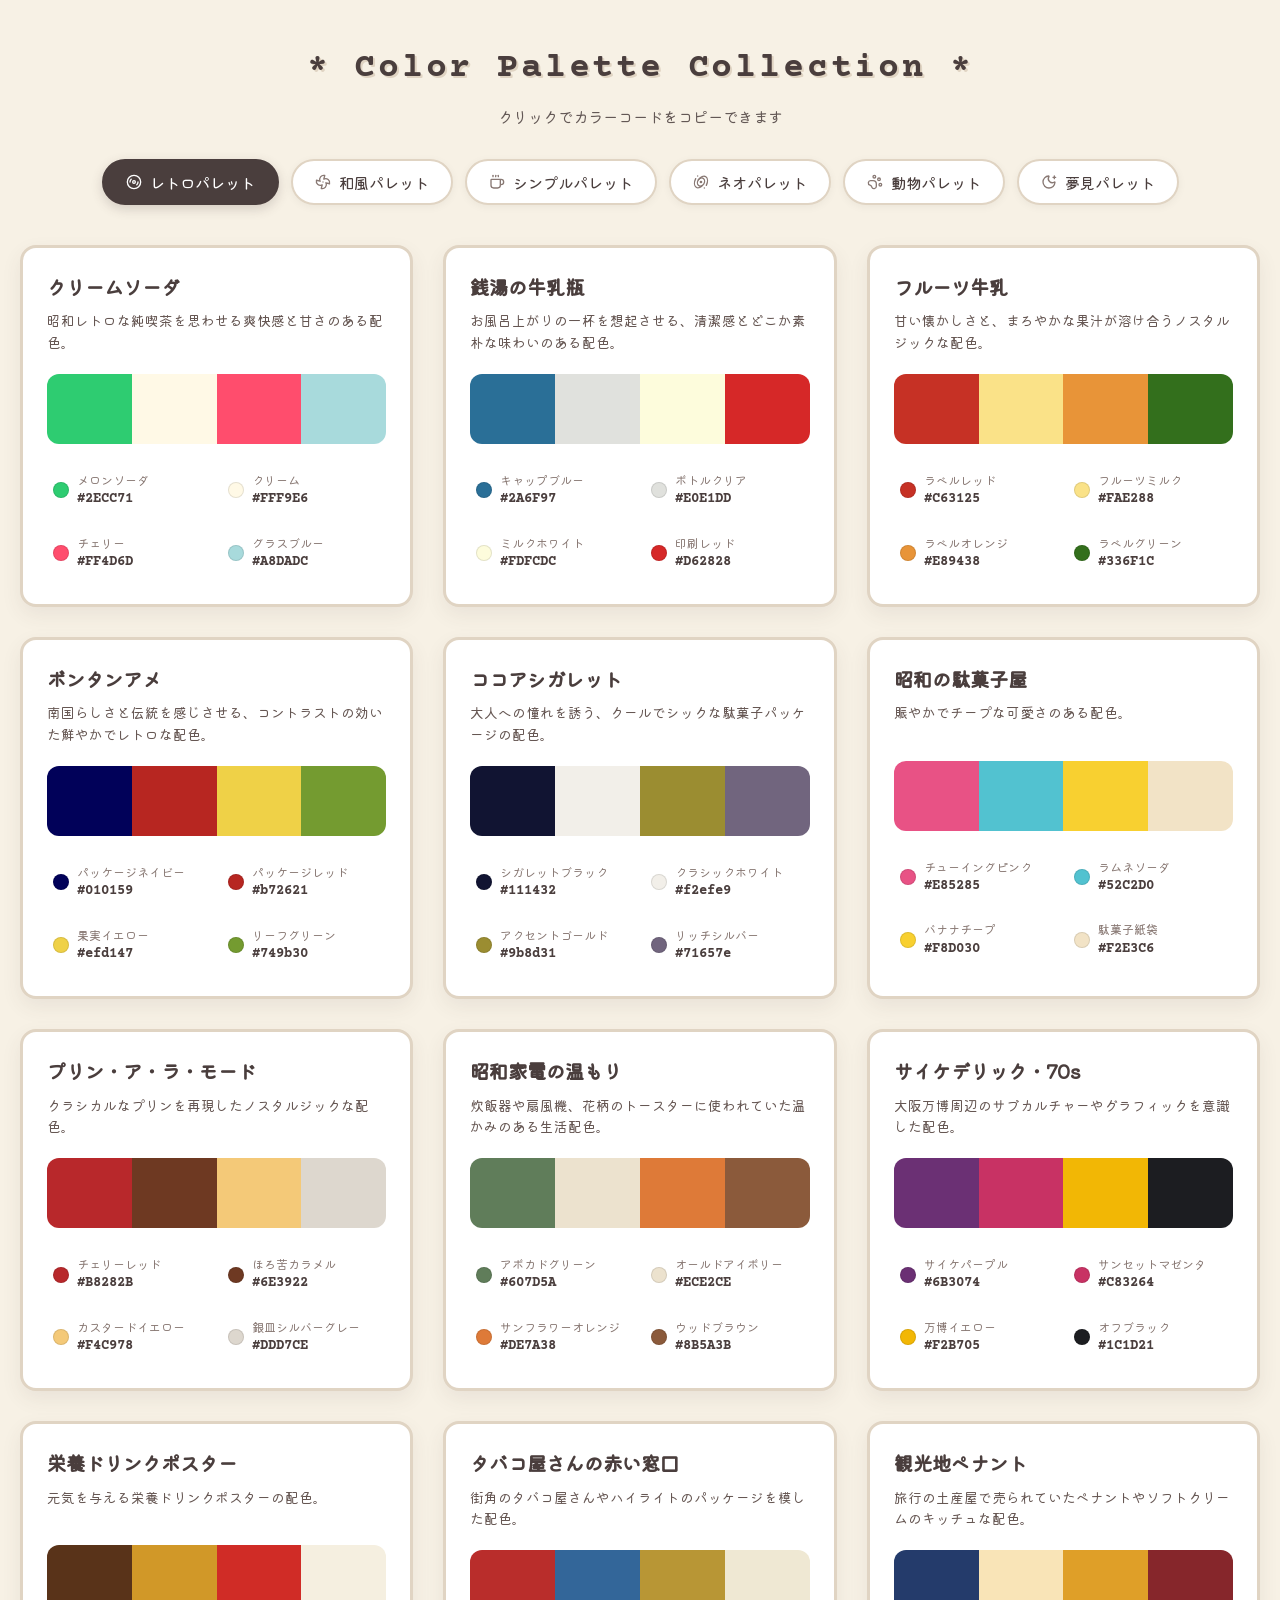
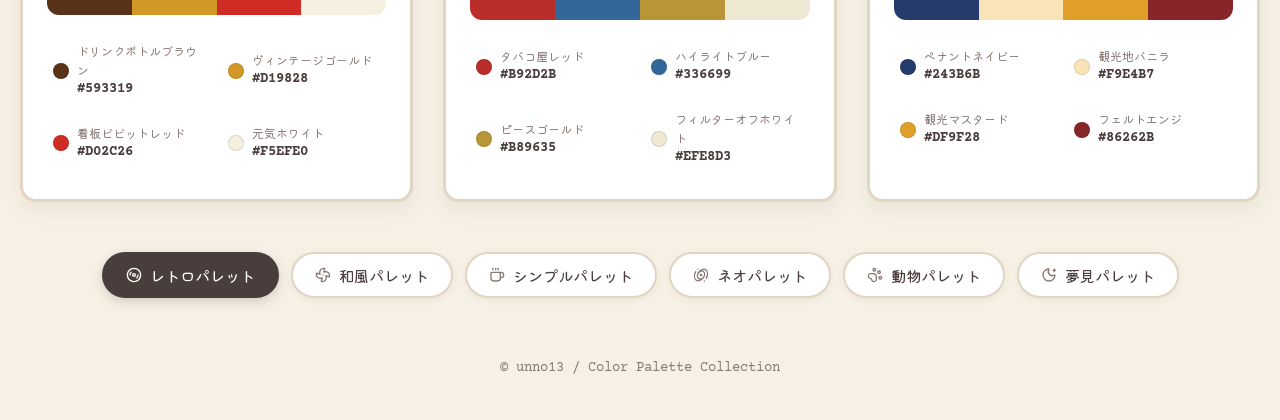
<file: index.html>
<!DOCTYPE html>
<html lang="ja">
<head>
  <meta charset="UTF-8">
  <meta name="viewport" content="width=device-width, initial-scale=1.0">
  <title>カラーパレットコレクション</title>

  <!-- ファビコン -->
  <link rel="icon" type="image/svg+xml" href="favicon.svg">

  <!-- Google Fonts -->
  <link rel="preconnect" href="https://fonts.googleapis.com">
  <link rel="preconnect" href="https://fonts.gstatic.com" crossorigin>
  <link rel="preload" as="style"
        href="https://fonts.googleapis.com/css2?family=Courier+Prime:wght@400;700&family=Kiwi+Maru:wght@400;500;700&display=swap"
        onload="this.onload=null;this.rel='stylesheet'">
  <noscript>
    <link rel="stylesheet" href="https://fonts.googleapis.com/css2?family=Courier+Prime:wght@400;700&family=Kiwi+Maru:wght@400;500;700&display=swap">
  </noscript>
 
  <!-- 表示に必要なデータを他のリソースと並行して早めに取得開始 -->
  <link rel="preload" href="data.json" as="fetch" crossorigin>
 
  <!-- 構造用CSS -->
  <link rel="stylesheet" href="style.css">
 
  <!-- データとロジックは別ファイルに分離。deferにより他のリソースと並行してダウンロードしつつ、実行はDOM構築後 -->
  <script src="app.js" defer></script>
</head>
<body>

  <header>
    <h1>* Color Palette Collection *</h1>
    <p>クリックでカラーコードをコピーできます</p>
  </header>

  <!-- タブボタン（app.js が data.json から自動生成） -->
  <div class="tab-container" id="tab-container"></div>

  <main id="main-content">
    <p class="loading-msg">読み込み中...</p>
  </main>

  <!-- 画面下部のタブ（上部と連動） -->
  <div class="tab-container tab-container-bottom" id="tab-container-bottom"></div>

  <footer>
    <p>&copy; unno13 / Color Palette Collection</p>
  </footer>

  <div id="toast" class="toast"></div>

  <!-- データとロジックは別ファイルに分離 -->
  <script src="app.js"></script>

</body>
</html>
</file>
<file: style.css>
:root {
	--bg-color: #f7f1e5;
	--text-color: #4a3e3d;
	--card-bg: #fff;
	--border-color: #e0d4c3;
	--primary-color: #ff6f91;
}
* {
	box-sizing: border-box;
	margin: 0;
	padding: 0;
}
body {
	background-color: var(--bg-color);
	color: var(--text-color);
	padding: 40px 20px;
	font-family:
		Kiwi Maru,
		Courier Prime,
		serif;
	line-height: 1.6;
}
header {
	text-align: center;
	margin-bottom: 30px;
}
header h1 {
	color: var(--text-color);
	letter-spacing: 0.08em;
	text-shadow: 2px 2px #e0d4c3;
	margin-bottom: 8px;
	font-family:
		Courier Prime,
		Kiwi Maru,
		serif;
	font-size: 2.2rem;
	font-weight: 700;
}
header p {
	opacity: 0.85;
	font-size: 0.95rem;
}
.tab-container {
	flex-wrap: wrap;
	justify-content: center;
	gap: 12px;
	margin-bottom: 40px;
	display: flex;
}
.tab-container-bottom {
	margin-top: 50px;
	margin-bottom: 0;
}
.tab-btn {
  background-color: #ffffff;
  border: 2px solid var(--border-color);
  color: var(--text-color);
  padding: 10px 22px;
  border-radius: 30px;
  font-size: 0.95rem;
  font-weight: 500;
  font-family: inherit;
  cursor: pointer;
  transition: all 0.2s ease;
  box-shadow: 0 2px 8px rgba(0,0,0,0.05);
  display: inline-flex;
  align-items: center;
  gap: 8px;
}
 
.tab-icon {
  display: inline-flex;
  align-items: center;
}
 
.tab-icon svg {
  width: 16px;
  height: 16px;
  color: #887873;
  transition: color 0.2s ease;
}
 
.tab-btn:hover {
  transform: translateY(-2px);
  border-color: var(--text-color);
}
 
.tab-btn.active {
  background-color: var(--text-color);
  color: #ffffff;
  border-color: var(--text-color);
  box-shadow: 0 4px 12px rgba(74, 62, 61, 0.2);
}
 
.tab-btn.active .tab-icon svg {
  color: #ffffff;
}
.palette-grid {
	grid-template-columns: repeat(auto-fit, minmax(300px, 1fr));
	gap: 30px;
	max-width: 1320px;
	margin: 0 auto;
	display: grid;
}
.tab-content {
	display: none;
}
.tab-content.active {
	animation: 0.4s fadeIn;
	display: grid;
}
@keyframes fadeIn {
	0% {
		opacity: 0;
		transform: translateY(10px);
	}
	to {
		opacity: 1;
		transform: translateY(0);
	}
}
.card {
	background-color: var(--card-bg);
	border: 3px solid var(--border-color);
	border-radius: 16px;
	padding: 24px;
	transition:
		transform 0.2s,
		box-shadow 0.2s;
	box-shadow: 0 8px 20px rgba(74, 62, 61, 0.08);
}
.card:hover {
	transform: translateY(-5px);
	box-shadow: 0 12px 25px rgba(74, 62, 61, 0.12);
}
.card-title {
	margin-bottom: 8px;
	font-size: 1.2rem;
	font-weight: 700;
}
.card-desc {
	color: #665753;
	min-height: 2.8em;
	margin-bottom: 20px;
	font-size: 0.85rem;
}
.color-swatches {
	border-radius: 12px;
	height: 70px;
	margin-bottom: 20px;
	display: flex;
	overflow: hidden;
}
.swatch {
	cursor: pointer;
	flex: 1;
	height: 100%;
	transition: flex 0.2s;
	position: relative;
}
.swatch:after {
	content: attr(data-color);
	color: #fff;
	white-space: nowrap;
	opacity: 0;
	pointer-events: none;
	z-index: 2;
	background-color: rgba(0, 0, 0, 0.65);
	border-radius: 6px;
	padding: 4px 8px;
	font-family:
		Courier Prime,
		monospace;
	font-size: 0.7rem;
	font-weight: 700;
	transition: opacity 0.15s;
	position: absolute;
	top: 50%;
	left: 50%;
	transform: translate(-50%, -50%);
}
.swatch:hover:after {
	opacity: 1;
}
.swatch:hover {
	flex: 1.5;
}
.color-list {
	grid-template-columns: 1fr 1fr;
	gap: 10px;
	list-style: none;
	display: grid;
}
.color-item {
	cursor: pointer;
	border-radius: 8px;
	align-items: center;
	padding: 6px;
	font-size: 0.85rem;
	transition: background-color 0.2s;
	display: flex;
}
.color-item:hover {
	background-color: #f7f1e5;
}
.color-dot {
	border: 1px solid rgba(0, 0, 0, 0.1);
	border-radius: 50%;
	flex-shrink: 0;
	width: 16px;
	height: 16px;
	margin-right: 8px;
}
.color-info {
	flex-direction: column;
	min-width: 0;
	display: flex;
}
.color-name {
	color: #887873;
	font-size: 0.75rem;
}
.color-code {
	font-family:
		Courier Prime,
		monospace;
	font-weight: 700;
}
.toast {
	color: #fff;
	opacity: 0;
	pointer-events: none;
	z-index: 1000;
	background-color: #4a3e3d;
	border-radius: 30px;
	padding: 12px 24px;
	font-size: 0.9rem;
	font-weight: 500;
	transition:
		transform 0.3s cubic-bezier(0.175, 0.885, 0.32, 1.275),
		opacity 0.3s;
	position: fixed;
	bottom: 30px;
	left: 50%;
	transform: translate(-50%) translateY(100px);
	box-shadow: 0 4px 15px rgba(0, 0, 0, 0.2);
}
.toast.show {
	opacity: 1;
	transform: translate(-50%) translateY(0);
}
footer {
	text-align: center;
	color: #887873;
	margin-top: 60px;
	font-family:
		Courier Prime,
		monospace;
	font-size: 0.85rem;
}
.loading-msg {
	text-align: center;
	color: #887873;
	padding: 60px 0;
	font-size: 0.95rem;
}
@media (max-width: 767px) {
	.card-desc,
	.color-list {
		display: none;
	}
	.color-swatches {
		margin-bottom: 0;
	}
	.card-title {
		margin-bottom: 12px;
	}
}
</file>
